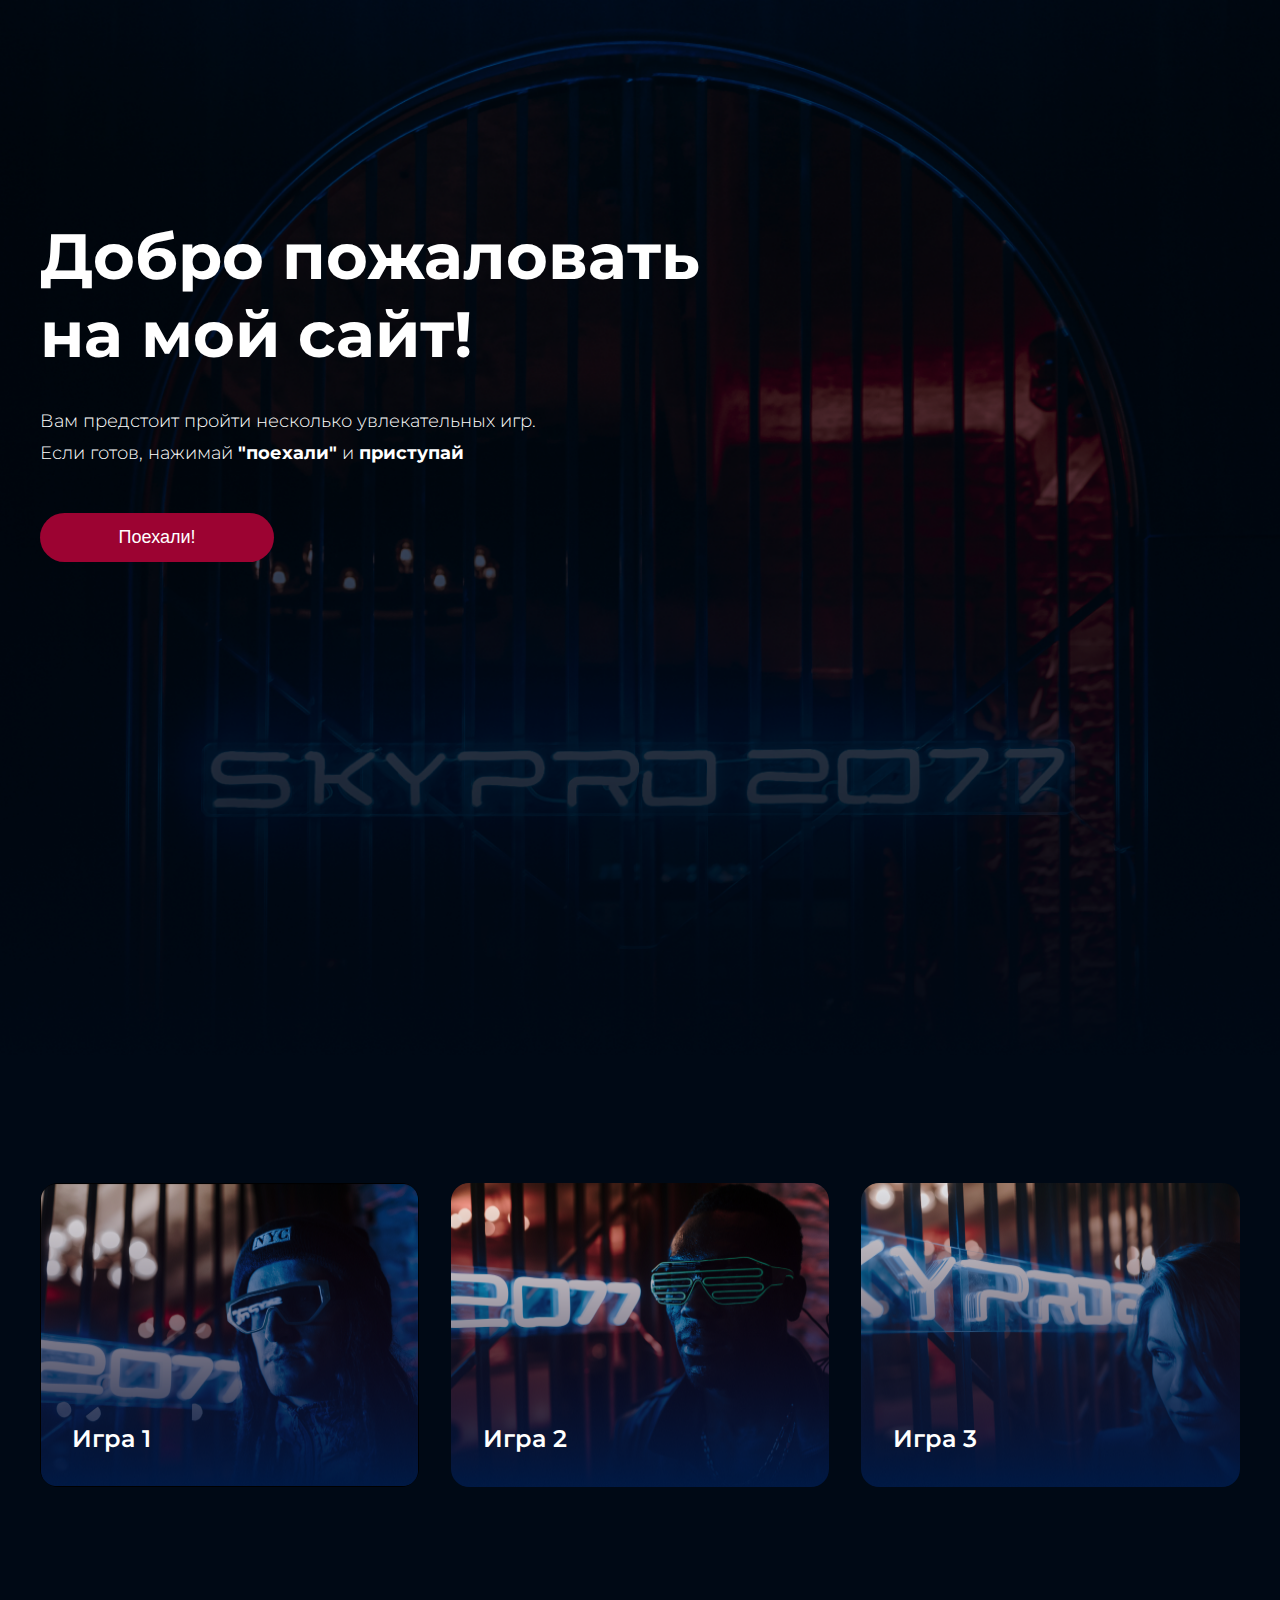
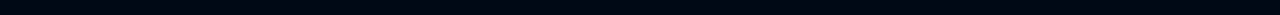
<file: index.html>
<!DOCTYPE html>
<html lang="en">
<head>
    <meta charset="UTF-8">
    <meta name="viewport" content="width=device-width, initial-scale=1.0">
    <title>HW-1</title>
    <link rel="preconnect" href="https://fonts.googleapis.com">
    <link rel="preconnect" href="https://fonts.gstatic.com" crossorigin>
    <link href="https://fonts.googleapis.com/css2?family=Montserrat:wght@300;400;500;600;700;800&display=swap" rel="stylesheet">
    <link rel="stylesheet" href="style.css"> 
</head>
<body>
    <div class="top center">
        <header class="header">
            <h1 class="header__text">Добро пожаловать на мой сайт!</h1>
            <p class="header__description">Вам предстоит пройти несколько увлекательных игр. Если готов, нажимай <span>"поехали"</span> и <span>приступай</span></p>
            <div class="header__button">
                <button>Поехали!</button>
            </div>
        </header>
    </div>
    <div class="game center">
        <div class="game__box">
            <div class="game_card">
                <a href="#"> <img class="game_image" src="img/game_1.png" alt="Игра 1"></a>
                <a class="game_link" href="#">Игра 1</a>
            </div>
            <div class="game_card">
                <a href="#"> <img class="game_image" src="img/game_2.png" alt="Игра 2"></a>
                <a class="game_link" href="#">Игра 2</a>
            </div>
            <div class="game_card">
                <a href="#"> <img class="game_image" src="img/game_3.png" alt="Игра 3"></a>
                <a class="game_link" href="#">Игра 3</a>
            </div>
        </div>
    </div>
</body>
</html>
</file>
<file: style.css>
@keyframes bounce {
    0%, 20%, 60%, 100% {
        transform: translateY(0);
    }

    40% {
        transform: translateY(-20px);
    }

    80% {
        transform: translateY(-10px);
    }
}

* {
    margin: 0;
    padding: 0;
}

a {
    text-decoration: none;
}

.center {
    padding-inline: max(50% - 600px, 16px);
}

body {
    font-family: "Montserrat", sans-serif;
}

span {
    color: #FFF;
    font-size: 18px;
    font-weight: 700;
    line-height: 32px;
}

.top {
    background-image: url(img/header.png);
    background-repeat: no-repeat;
    background-position: center;
    background-size: cover;
}

.header__text {
    max-width: 705px;
    padding-top: 217.1px;
    color: #FFF;
    font-size: 64px;
    font-weight: 700;
}

.header__description {
    max-width: 510px;
    padding-top: 32px;
    color: #FFF;
    font-size: 18px;
    font-weight: 300;
    line-height: 32px;
}

.header__button {
    padding-top: 44px;
    padding-bottom: 493.29px;
}

button {
    border: 0;
    border-radius: 30px;
    background: #9C0332;
    width: 234.063px;
    height: 48.603px;
    color: #FFF;
    font-size: 18px;
    font-weight: 400;
    transition: all 500ms ease;
}

button:hover {
    background: #EB443F;
    animation: bounce 1s;
    cursor: pointer
}

.game {
    background: #000915;
}

.game__box {
    padding-top: 128px;
    padding-bottom: 128px;
    display: flex;
    justify-content: center;
    gap: 32px;
}

.game_card {
    position: relative;
    transition: .3s;
    box-sizing: border-box;
}

.game_card:hover {
    outline: 3px solid #44D2FF;
    border-radius: 18px;
    cursor: pointer;
}

.game_image {
    border-radius: 18px;
    width: 100%;
    height: 100%;
}

.game_link {
    color: #FFF;
    font-size: 24px;
    font-weight: 600;
    line-height: 32px;
    position: absolute;
    left: 32px;
    bottom: 32px;
}

@media (max-width: 767px) {
    .center {
        padding-left: 16px;
        padding-right: 16px;
        display: flex;
        justify-content: center;
    }

    .header__text {
        padding-top: 238.69px;
        font-size: 32px;
        line-height: 39px;
        text-align: center;
    }

    .header__description {
        text-align: center;
        font-size: 14px;
        line-height: 22px;
    }

    br {
        display: none;
    }

    span {
        color: #FFF;
        font-size: 14px;
        font-weight: 700;
        line-height: 22px;
    }

    .header__button {
        font-size: 16px;
        display: flex;
        justify-content: center;
        padding-bottom: 238.69px;
    }

    .game__box {
        display: flex;
        flex-direction: column;
        justify-content: center;
    }

    .game_image {
        width: 343px;
        height: 300px;
    }
}
</file>
